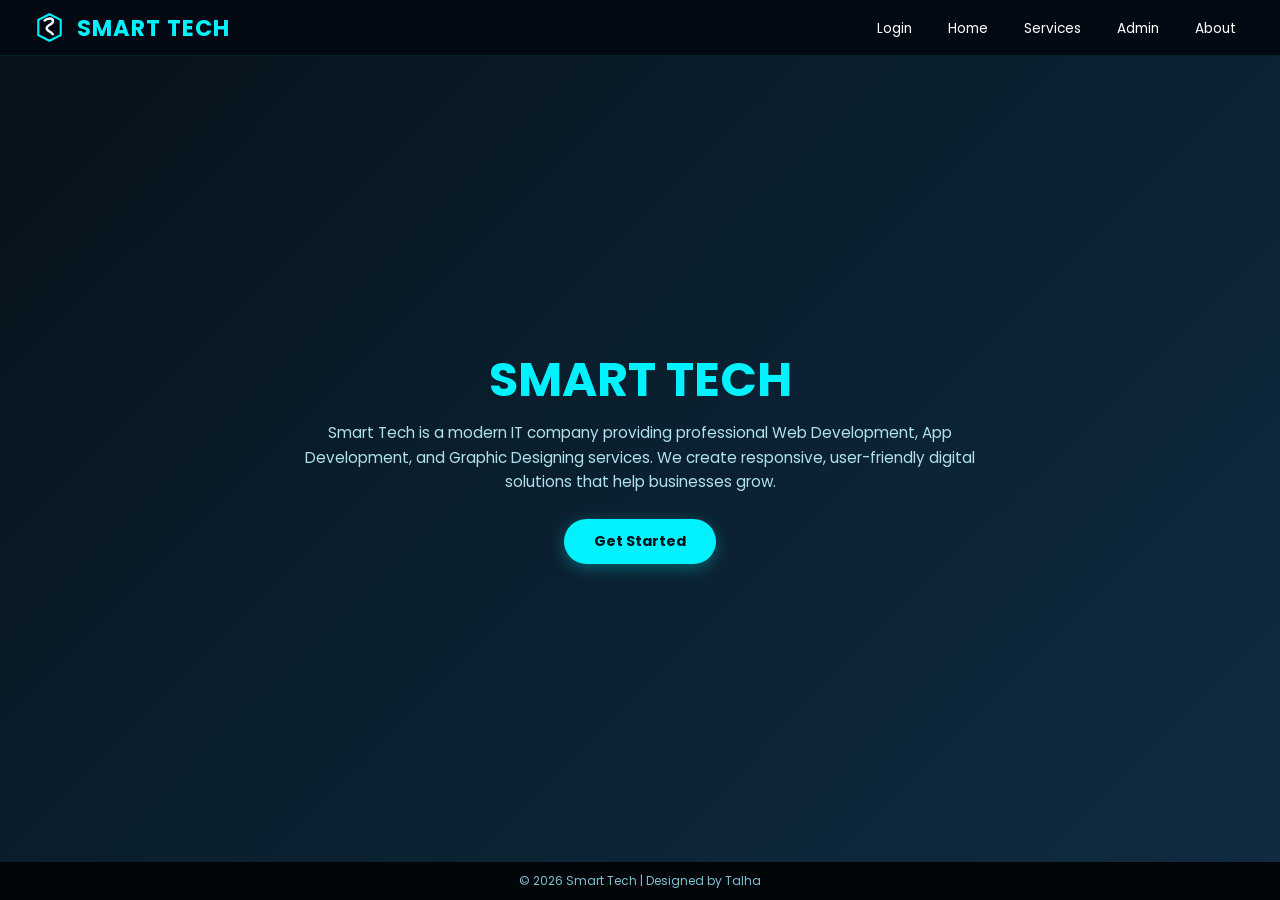
<file: index.html>
<!DOCTYPE html>
<html lang="en">
<head>
  <meta charset="UTF-8">
  <meta name="viewport" content="width=device-width, initial-scale=1.0">
  <title>SMART TECH - Welcome</title>
  <link href="https://fonts.googleapis.com/css2?family=Poppins:wght@300;400;500;600&display=swap" rel="stylesheet">
  <style>
    /* CSS Variables for quick adjustments */
    :root {
      --primary-color: #00f2ff;
      --bg-dark: #07121a;
      --nav-bg: #020913;
    }

    *{ margin:0; padding:0; box-sizing:border-box; font-family:'Poppins', sans-serif; }
    
    /* Scroll khatam karne ke liye 100vh fix kiya gaya hai */
    html, body { 
      height: 100vh; 
      width: 100%; 
      overflow: hidden; 
      background: var(--bg-dark); 
      color: #eef6ff; 
      display: flex;
      flex-direction: column;
    }

    /* Navigation Bar */
    nav { 
      background: var(--nav-bg); 
      padding: 10px 32px; 
      display: flex; 
      justify-content: space-between; 
      align-items: center; 
      flex-shrink: 0;
      border-bottom: 1px solid rgba(0, 242, 255, 0.1);
    }
    
    .nav-logo { display: flex; align-items: center; gap: 10px; }
    .nav-logo svg { width: 35px; height: 35px; } /* Logo size fixed */
    .nav-logo h1 { color: var(--primary-color); font-size: 1.4rem; letter-spacing: 1px; margin: 0; }
    
    nav ul { display: flex; gap: 12px; list-style: none; }
    nav ul li a { 
      color: #fff; 
      text-decoration: none; 
      padding: 6px 12px; 
      border-radius: 8px; 
      font-size: 0.85rem; 
      transition: 0.25s; 
    }
    nav ul li a:hover { background: var(--primary-color); color: #02131c; }

    /* Hero Section - Height adjusted to take remaining space */
    .hero { 
      flex: 1; 
      display: flex; 
      flex-direction: column; 
      justify-content: center; 
      align-items: center; 
      text-align: center; 
      padding: 20px; 
      background: linear-gradient(135deg, #07121a 0%, #0a1f2e 45%, #102b40 100%); 
    }
    
    .hero h2 { 
      font-size: 3rem; 
      line-height: 1.1; 
      margin-bottom: 15px; 
      color: var(--primary-color); 
      text-transform: uppercase;
    }
    
    .hero p { 
      max-width: 700px; 
      font-size: 0.95rem; 
      line-height: 1.6; 
      margin-bottom: 25px; 
      color: #c1f7ff; 
      opacity: 0.9;
    }

    .btn { 
      padding: 12px 30px; 
      border-radius: 999px; 
      border: none; 
      background: var(--primary-color); 
      color: #02131c; 
      font-weight: 700; 
      cursor: pointer; 
      transition: 0.25s; 
      font-size: 0.9rem;
      box-shadow: 0 4px 15px rgba(0, 242, 255, 0.3);
    }
    .btn:hover { background: #d8fdff; transform: translateY(-2px); }

    /* Footer */
    footer { 
      text-align: center; 
      padding: 10px; 
      background: #020609; 
      color: #7fbfd1; 
      font-size: 0.75rem;
      flex-shrink: 0;
    }

    /* Mobile adjustments */
    @media(max-width:720px){ 
      .hero h2 { font-size: 2.2rem; } 
      .hero p { font-size: 0.85rem; } 
      nav { flex-direction: column; gap: 8px; padding: 10px; }
      nav ul { gap: 5px; }
      nav ul li a { padding: 4px 8px; font-size: 0.75rem; }
    }
  </style>
</head>
<body>

  <nav>
    <div class="nav-logo">
      <!-- Wahi logo jo pichle pages par tha -->
      <svg viewBox="0 0 100 100" xmlns="http://www.w3.org/2000/svg">
        <polygon points="50,12 82,28 82,72 50,88 18,72 18,28" fill="none" stroke="#00f2ff" stroke-width="6"/>
        <path d="M34 32 C44 22 60 22 60 32 C60 42 42 42 42 52 C42 62 60 62 60 72" fill="none" stroke="#eef6ff" stroke-width="7"/>
      </svg>
      <h1>SMART TECH</h1>
    </div>
    <ul>
      <li><a href="login.html">Login</a></li>
      <li><a href="home.html">Home</a></li>
      <li><a href="services.html">Services</a></li>
      <li><a href="admin.html">Admin</a></li>
      <li><a href="about.html">About</a></li>
    </ul>
  </nav>

  <section class="hero">
    <h2>SMART TECH</h2>
    <p>Smart Tech is a modern IT company providing professional Web Development, App Development, and Graphic Designing services. We create responsive, user-friendly digital solutions that help businesses grow.</p>
    <button class="btn" id="getStartedBtn">Get Started</button>
  </section>

  <footer>© 2026 Smart Tech | Designed by Talha</footer>

  <script>
    document.getElementById('getStartedBtn').addEventListener('click', function(){
      window.location.href = 'home.html';
    });
  </script>
</body>
</html>
</file>
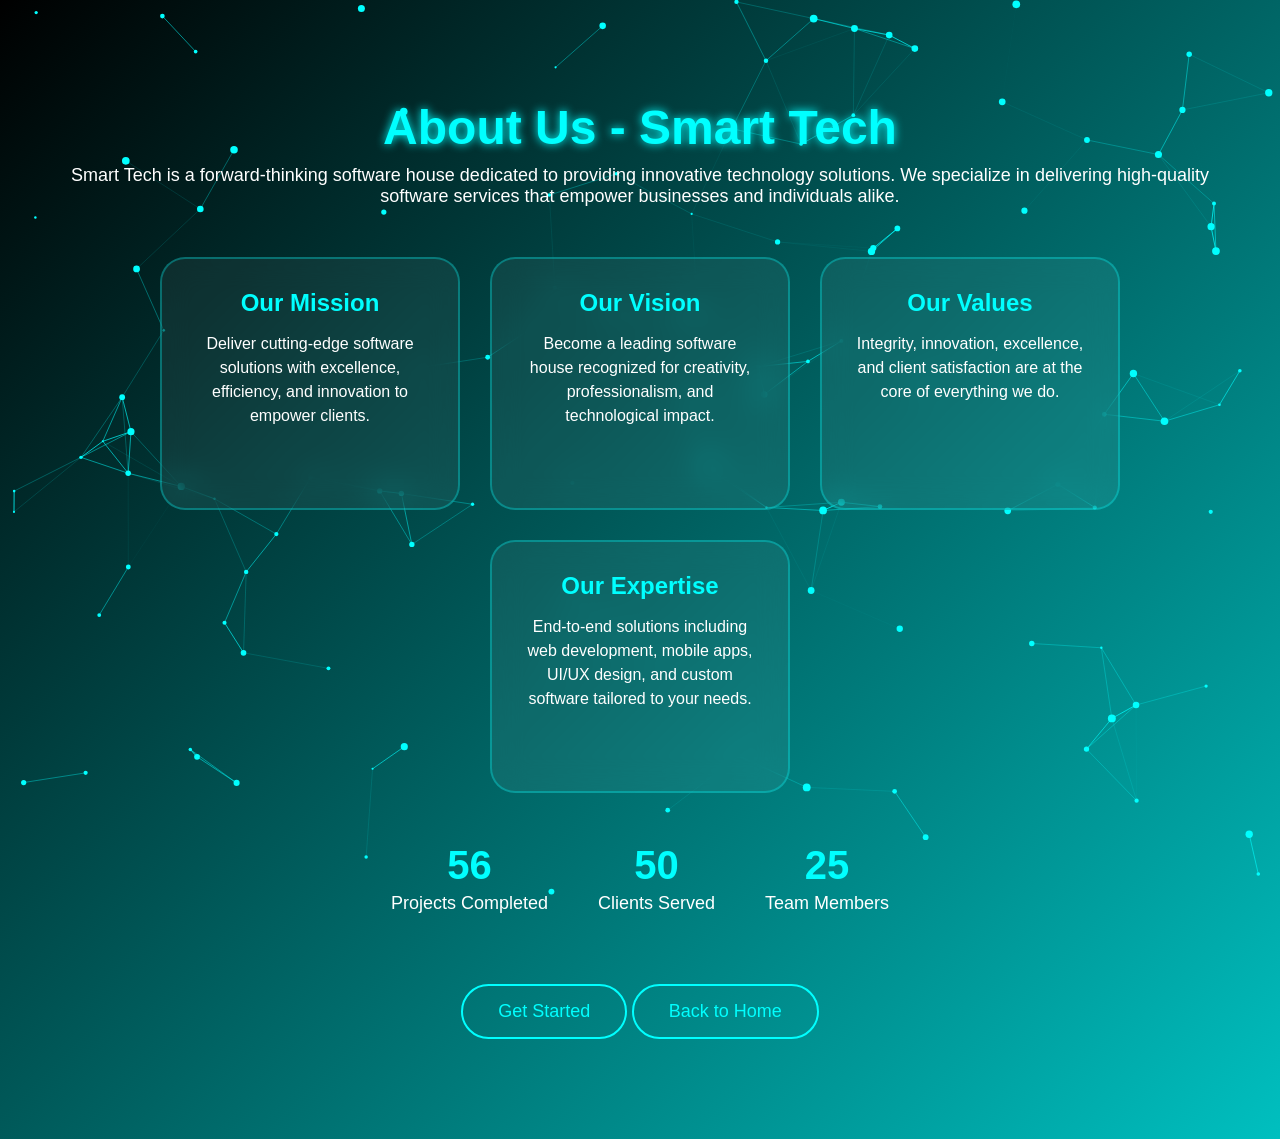
<file: About.html>
<!DOCTYPE html>
<html lang="en">
<head>
<meta charset="UTF-8">
<meta name="viewport" content="width=device-width, initial-scale=1.0">
<title>About Us - Smart Tech</title>
<style>
/* --- Global Styles --- */
* { margin:0; padding:0; box-sizing:border-box; font-family:'Segoe UI', sans-serif; }
body {
  min-height:100vh;
  background: linear-gradient(-45deg, #0ff, #000, #0ff, #000);
  background-size: 400% 400%;
  animation: gradientBG 15s ease infinite;
  color:#fff;
  overflow-x:hidden;
  position: relative;
}
@keyframes gradientBG {
  0% {background-position:0% 50%;}
  50% {background-position:100% 50%;}
  100% {background-position:0% 50%;}
}
/* --- Particle Canvas --- */
#particles {
  position: fixed;
  top:0; left:0; width:100%; height:100%; z-index:-1;
}

/* --- Container --- */
.container {
  max-width:1200px;
  margin:0 auto;
  padding:100px 20px;
  text-align:center;
}
h1 { font-size:3em; margin-bottom:10px; color:#0ff; text-shadow:0 0 10px #0ff; }
p { font-size:18px; margin-bottom:50px; }

/* --- Glass Cards --- */
.cards {
  display:flex;
  flex-wrap:wrap;
  justify-content:center;
  gap:30px;
  margin-bottom:50px;
}
.card {
  background: rgba(255,255,255,0.05);
  border: 2px solid rgba(0,255,255,0.3);
  backdrop-filter: blur(15px);
  border-radius:25px;
  padding:30px;
  width:300px;
  position: relative;
  overflow: hidden;
  transition: transform 0.3s ease, box-shadow 0.5s ease, border-color 0.5s ease;
}
.card:hover {
  transform: translateY(-10px);
  box-shadow:0 0 50px #0ff,0 0 100px #0ff;
  border: color #0ff;;
}
.card h2 { margin-bottom:15px; color:#0ff; }
.card p { font-size:16px; line-height:1.5; }

/* --- Stats Section --- */
.stats {
  display:flex;
  justify-content:center;
  flex-wrap:wrap;
  gap:50px;
  margin-bottom:50px;
}
.stat-container {
  opacity:0;
  transform: translateY(50px);
  transition: all 1s ease;
}
.stat-container.visible {
  opacity:1;
  transform: translateY(0);
}
.stat { font-size:40px; color:#0ff; font-weight:bold; transition: transform 0.3s ease; }
.stat:hover { transform: scale(1.2); }
.stat-label { font-size:18px; margin-top:5px; color:#fff; }

/* --- Buttons --- */
.btn {
  display:inline-block;
  padding:15px 35px;
  font-size:18px;
  color:#0ff;
  border:2px solid #0ff;
  border-radius:30px;
  text-decoration:none;
  transition: all 0.3s ease;
  margin-top:20px;
  position: relative;
  z-index:1;
}
.btn:hover {
  background:#0ff;
  color:#000;
  box-shadow:0 0 20px #0ff,0 0 40px #0ff;
}

/* --- Responsive --- */
@media(max-width:960px){
  .cards,.stats { flex-direction:column; align-items:center; }
}
</style>
</head>
<body>

<canvas id="particles"></canvas>

<div class="container">
  <h1>About Us - Smart Tech</h1>
  <p>Smart Tech is a forward-thinking software house dedicated to providing innovative technology solutions. We specialize in delivering high-quality software services that empower businesses and individuals alike.</p>

  <!-- Glass Cards -->
  <div class="cards">
    <div class="card">
      <h2>Our Mission</h2>
      <p>Deliver cutting-edge software solutions with excellence, efficiency, and innovation to empower clients.</p>
    </div>
    <div class="card">
      <h2>Our Vision</h2>
      <p>Become a leading software house recognized for creativity, professionalism, and technological impact.</p>
    </div>
    <div class="card">
      <h2>Our Values</h2>
      <p>Integrity, innovation, excellence, and client satisfaction are at the core of everything we do.</p>
    </div>
    <div class="card">
      <h2>Our Expertise</h2>
      <p>End-to-end solutions including web development, mobile apps, UI/UX design, and custom software tailored to your needs.</p>
    </div>
  </div>

  <!-- Optional Stats Section -->
  <div class="stats">
    <div class="stat-container">
      <div class="stat" data-target="120">0</div>
      <div class="stat-label">Projects Completed</div>
    </div>
    <div class="stat-container">
      <div class="stat" data-target="50">0</div>
      <div class="stat-label">Clients Served</div>
    </div>
    <div class="stat-container">
      <div class="stat" data-target="25">0</div>
      <div class="stat-label">Team Members</div>
    </div>
  </div>

  <a href="services.html" class="btn" id="getStartedBtn">Get Started</a>
  <a href="index.html" class="btn">Back to Home</a>
</div>

<script>
// --- Stats Counter ---
const counters = document.querySelectorAll('.stat');
counters.forEach(counter=>{
  counter.innerText='0';
  const updateCounter=()=>{
    const target=+counter.getAttribute('data-target');
    const count=+counter.innerText;
    const increment=target/200;
    if(count<target){
      counter.innerText=Math.ceil(count+increment);
      setTimeout(updateCounter,20);
    } else { counter.innerText=target; }
  };
  updateCounter();
});

// --- Scroll Fade-in ---
const statContainers = document.querySelectorAll('.stat-container');
window.addEventListener('scroll',()=>{
  const triggerBottom=window.innerHeight-100;
  statContainers.forEach(container=>{
    const boxTop=container.getBoundingClientRect().top;
    if(boxTop<triggerBottom){ container.classList.add('visible'); }
  });
});

// --- Particle Background with Lines ---
const canvas=document.getElementById('particles');
const ctx=canvas.getContext('2d');
canvas.width=window.innerWidth;
canvas.height=window.innerHeight;
const particlesArray=[];
class Particle{
  constructor(){
    this.x=Math.random()*canvas.width;
    this.y=Math.random()*canvas.height;
    this.size=Math.random()*3+1;
    this.speedX=Math.random()*1-0.5;
    this.speedY=Math.random()*1-0.5;
  }
  update(){
    this.x+=this.speedX;
    this.y+=this.speedY;
    if(this.x>canvas.width) this.x=0;
    if(this.x<0) this.x=canvas.width;
    if(this.y>canvas.height) this.y=0;
    if(this.y<0) this.y=canvas.height;
  }
  draw(){
    ctx.fillStyle='#0ff';
    ctx.beginPath();
    ctx.arc(this.x,this.y,this.size,0,Math.PI*2);
    ctx.fill();
  }
}
function connectParticles(){
  for(let a=0;a<particlesArray.length;a++){
    for(let b=a;b<particlesArray.length;b++){
      let dx=particlesArray[a].x-particlesArray[b].x;
      let dy=particlesArray[a].y-particlesArray[b].y;
      let distance=Math.sqrt(dx*dx+dy*dy);
      if(distance<100){
        ctx.strokeStyle='rgba(0,255,255,'+(1-distance/100)+')';
        ctx.lineWidth=1;
        ctx.beginPath();
        ctx.moveTo(particlesArray[a].x,particlesArray[a].y);
        ctx.lineTo(particlesArray[b].x,particlesArray[b].y);
        ctx.stroke();
      }
    }
  }
}
function init(){ for(let i=0;i<120;i++){ particlesArray.push(new Particle()); } }
function animate(){
  ctx.clearRect(0,0,canvas.width,canvas.height);
  particlesArray.forEach(p=>{ p.update(); p.draw(); });
  connectParticles();
  requestAnimationFrame(animate);
}
init();
animate();
window.addEventListener('resize',()=>{
  canvas.width=window.innerWidth;
  canvas.height=window.innerHeight;
});

// --- Get Started Button Redirect ---
document.getElementById('getStartedBtn').addEventListener('click', function(e){
  e.preventDefault();
  window.location.href = 'services.html';
});
</script>
</file>
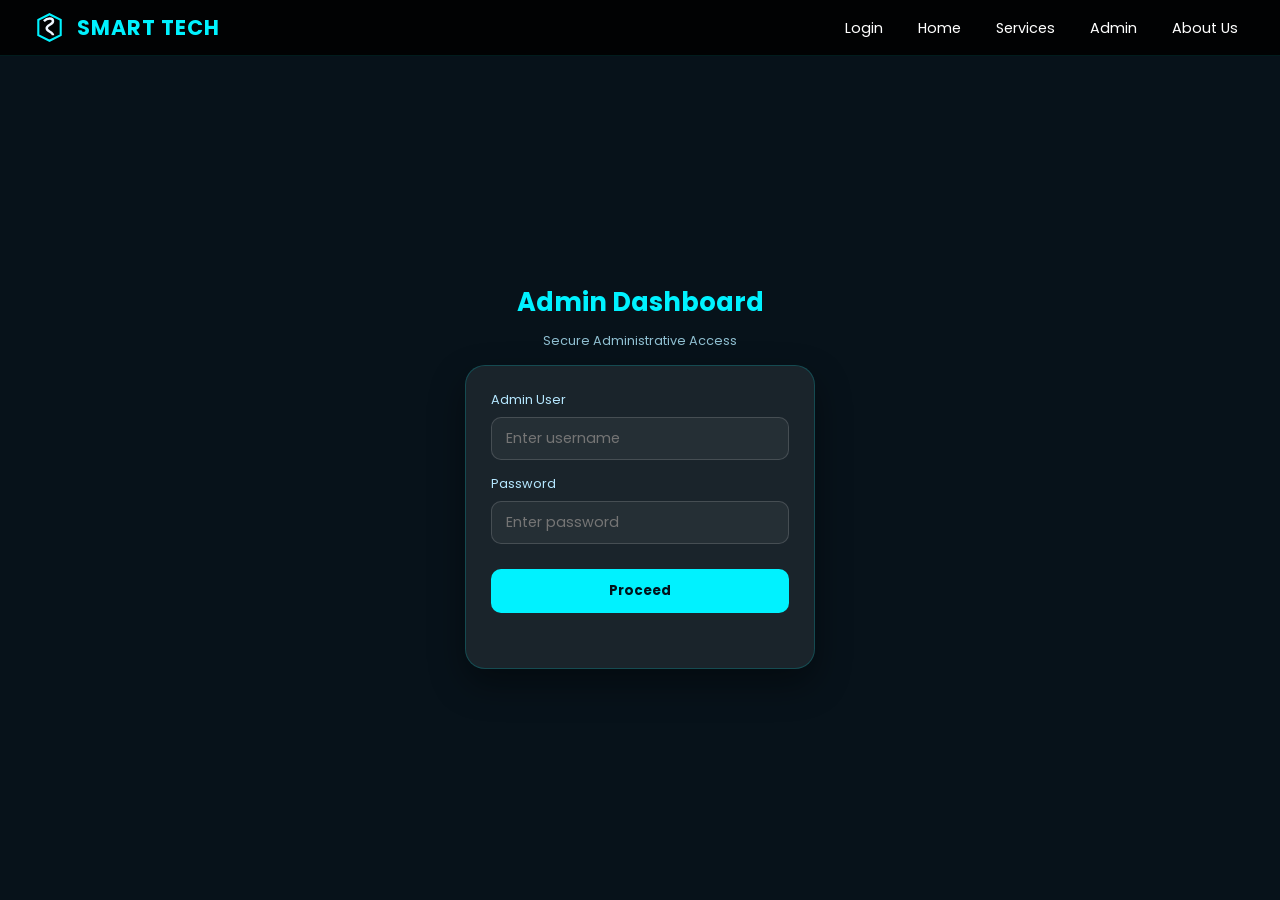
<file: admin.html>
<!DOCTYPE html>
<html lang="en">
<head>
<meta charset="UTF-8">
<meta name="viewport" content="width=device-width, initial-scale=1.0">
<title>Admin Dashboard - Smart Tech</title>
<link href="https://fonts.googleapis.com/css2?family=Poppins:wght@300;400;500;600&display=swap" rel="stylesheet">
<style>
  *{ margin:0; padding:0; box-sizing:border-box; font-family:'Poppins', sans-serif; }
  html,body{ height:100%; width:100%; overflow:hidden; background:#07121a; color:#eef6ff; }
  
  /* Navigation Bar */
  nav{ background:rgba(0,0,0,0.9); padding:10px 32px; display:flex; justify-content:space-between; align-items:center; position:sticky; top:0; z-index:10; border-bottom:1px solid rgba(0,255,255,0.1); }
  .nav-logo{ display:flex; align-items:center; gap:10px; }
  .nav-logo svg{ width:35px; height:35px; }
  nav h1{ color:#00f2ff; font-size:1.3rem; margin:0; letter-spacing:1px; }
  nav ul{ list-style:none; display:flex; gap:15px; }
  nav ul a{ color:#fff; text-decoration:none; padding:6px 10px; border-radius:8px; transition:0.25s; font-size:0.9rem; }
  nav ul a:hover{ background:#00f2ff; color:#02121c; }
  
  /* Compact Login Form (Center of Screen) */
  .page{ 
    display: flex; flex-direction: column; align-items: center; justify-content: center;
    height: calc(100vh - 60px); padding: 20px; 
  }
  .form-container { width: 100%; max-width: 350px; text-align: center; }
  h1{ font-size:1.6rem; margin-bottom:10px; color:#00f2ff; }
  
  form{ background:rgba(255,255,255,0.08); border:1px solid rgba(0,255,255,0.18); border-radius:20px; padding:25px; box-shadow:0 15px 35px rgba(0,0,0,0.4); }
  .field{ margin-bottom:15px; text-align: left; }
  .field label{ display:block; margin-bottom:8px; color:#b5e7ff; font-size: 0.8rem; }
  .field input{ width:100%; padding:10px 14px; border-radius:10px; border:1px solid rgba(255,255,255,0.15); background:rgba(255,255,255,0.05); color:#eef6ff; outline:none; font-size: 0.9rem; }
  
  button{ width:100%; padding:12px; border:none; border-radius:10px; background:#00f2ff; color:#02131c; font-weight:700; cursor:pointer; transition:0.25s; margin-top: 10px; }
  button:hover{ background:#d4fcff; }
  .message{ margin-top:10px; color:#ff4b4b; font-size: 0.8rem; min-height: 20px; }

  /* Admin Table Panel (Full Screen Next Page View) */
  #adminPanel {
    position: fixed; top: 0; left: 0; width: 100%; height: 100%;
    background: #07121a; z-index: 100; display: none; overflow-y: auto; padding: 40px 20px;
  }
  .panel-header { display: flex; justify-content: space-between; align-items: center; max-width: 900px; margin: 0 auto 25px; border-bottom: 1px solid #1a2a35; padding-bottom: 15px; }
  .logout-btn { width: auto; padding: 8px 20px; background: #ff4b4b; color: white; margin: 0; border: none; border-radius: 8px; cursor: pointer; font-weight: 600; }
  
  .table-wrapper { width: 100%; max-width: 900px; margin: 0 auto; overflow-x: auto; }
  table { width: 100%; border-collapse: collapse; background: rgba(255,255,255,0.03); border-radius: 12px; overflow: hidden; }
  th, td { padding: 12px; text-align: left; border-bottom: 1px solid rgba(0,255,255,0.05); font-size: 0.85rem; }
  th { background: rgba(0,242,255,0.1); color: #00f2ff; }
  .delete-btn { background: rgba(255, 75, 75, 0.15); color: #ff4b4b; border: 1px solid #ff4b4b; padding: 5px 10px; border-radius: 6px; cursor: pointer; transition: 0.3s; }
  .delete-btn:hover { background: #ff4b4b; color: #fff; }
</style>
</head>
<body>

  <nav id="topNav">
    <div class="nav-logo">
      <svg viewBox="0 0 100 100" xmlns="http://www.w3.org/2000/svg">
        <polygon points="50,12 82,28 82,72 50,88 18,72 18,28" fill="none" stroke="#00f2ff" stroke-width="6"/>
        <path d="M34 32 C44 22 60 22 60 32 C60 42 42 42 42 52 C42 62 60 62 60 72" fill="none" stroke="#eef6ff" stroke-width="7"/>
      </svg>
      <h1>SMART TECH</h1>
    </div>
    <ul>
      <li><a href="login.html">Login</a></li>
      <li><a href="home.html">Home</a></li>
      <li><a href="services.html">Services</a></li>
      <li><a href="admin.html">Admin</a></li>
      <li><a href="about.html">About Us</a></li>  
    </ul>
  </nav>

  <main class="page" id="loginScreen">
    <div class="form-container">
      <h1>Admin Dashboard</h1>
      <p style="color: #8fbfd1; margin-bottom: 15px; font-size: 0.8rem;">Secure Administrative Access</p>
      <form id="adminForm">
        <div class="field">
          <label>Admin User</label>
          <input type="text" id="adminName" placeholder="Enter username" required>
        </div>
        <div class="field">
          <label>Password</label>
          <input type="password" id="adminId" placeholder="Enter password" required>
        </div>
        <button type="submit">Proceed</button>
        <div class="message" id="messageArea"></div>
      </form>
    </div>
  </main>

  <section id="adminPanel">
    <div class="panel-header">
      <h2 style="color: #00f2ff; font-size: 1.5rem;">Registrations List</h2>
      <button class="logout-btn" onclick="logout()">Logout</button>
    </div>
    <div class="table-wrapper" id="tableContainer"></div>
  </section>

  <script>
    const adminForm = document.getElementById('adminForm');
    const loginScreen = document.getElementById('loginScreen');
    const adminPanel = document.getElementById('adminPanel');
    const tableContainer = document.getElementById('tableContainer');

    // Handle Login Logic
    adminForm.addEventListener('submit', function(e) {
      e.preventDefault();
      const name = document.getElementById('adminName').value.trim();
      const pass = document.getElementById('adminId').value.trim();

      // Check Credentials
      if(name === 'student' && pass === '969606') {
        showAdminPanel();
      } else {
        document.getElementById('messageArea').textContent = 'Invalid credentials!';
      }
    });

    // Function to show the Data Table
    function showAdminPanel() {
      loginScreen.style.display = 'none';
      document.getElementById('topNav').style.display = 'none';
      adminPanel.style.display = 'block';
      renderTable();
    }

    // LOGOUT LOGIC: Direct redirect to login.html
    function logout() {
      window.location.href = "login.html"; 
    }

    // Function to render table from LocalStorage
    function renderTable() {
      const users = JSON.parse(localStorage.getItem('registeredUsers')) || [];
      if(users.length === 0) {
        tableContainer.innerHTML = '<p style="text-align:center; margin-top: 30px;">No user records found.</p>';
        return;
      }

      let html = `<table><thead><tr><th>#</th><th>Name</th><th>Service</th><th>Email</th><th>Action</th></tr></thead><tbody>`;
      users.forEach((user, index) => {
        html += `
          <tr>
            <td>${index + 1}</td>
            <td>${user.username}</td>
            <td>${user.service}</td>
            <td>${user.email}</td>
            <td><button class="delete-btn" onclick="deleteUser(${index})">Remove</button></td>
          </tr>`;
      });
      html += '</tbody></table>';
      tableContainer.innerHTML = html;
    }

    // Function to remove user from database
    window.deleteUser = function(index) {
      if(confirm('Are you sure you want to delete this record?')) {
        let users = JSON.parse(localStorage.getItem('registeredUsers')) || [];
        users.splice(index, 1);
        localStorage.setItem('registeredUsers', JSON.stringify(users));
        renderTable();
      }
    }
  </script>
</body>
</html>
</file>
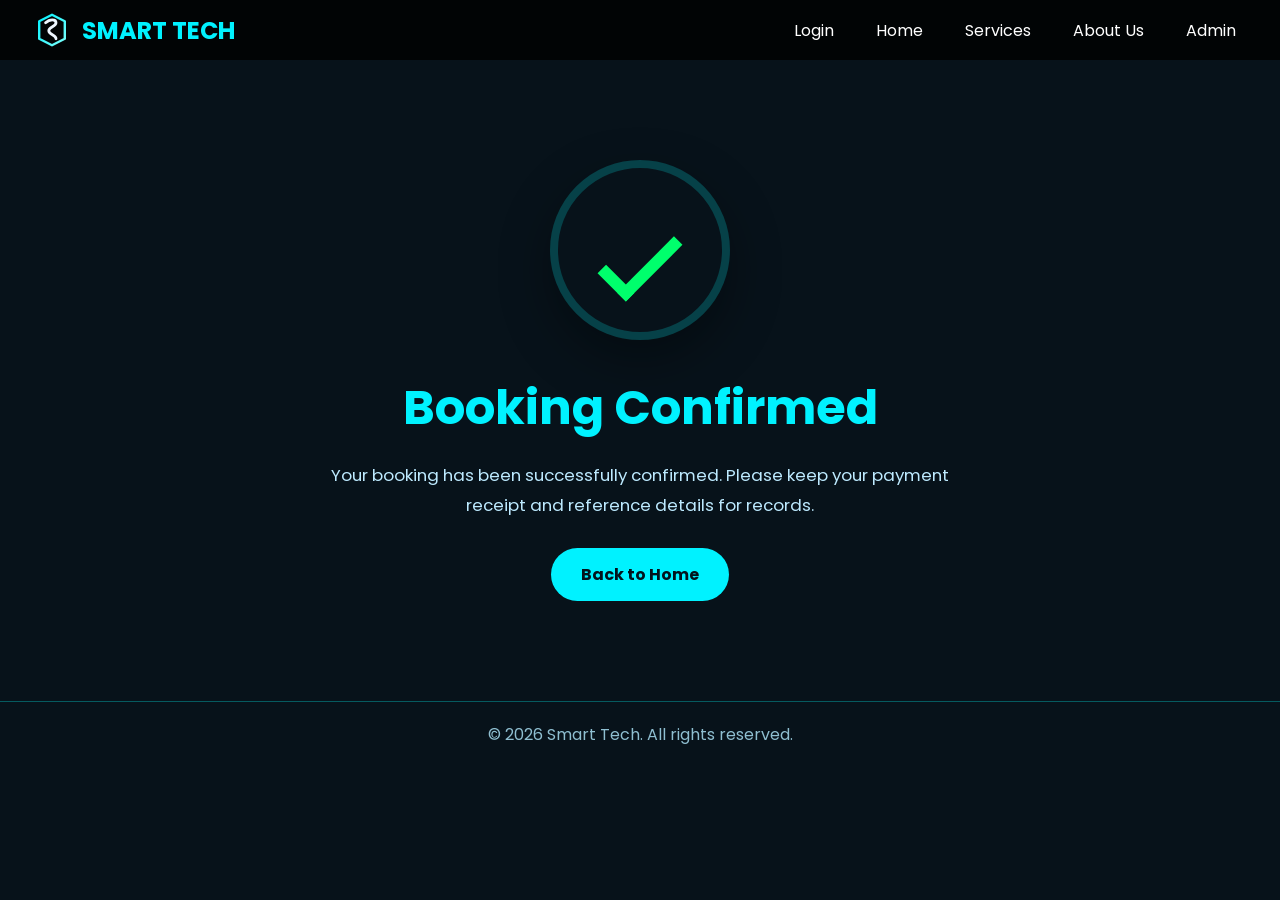
<file: booking_confirmed.html>
<!DOCTYPE html>
<html lang="en">
<head>
<meta charset="UTF-8">
<meta name="viewport" content="width=device-width, initial-scale=1.0">
<title>Booking Confirmed</title>
<link href="https://fonts.googleapis.com/css2?family=Poppins:wght@300;400;500;600&display=swap" rel="stylesheet">
<style>
  *{ margin:0; padding:0; box-sizing:border-box; font-family:'Poppins', sans-serif; }
  html,body{ min-height:100%; width:100%; overflow-x:hidden; background:#07121a; color:#eef6ff; }
  body{ margin:0; }
  nav{ background:rgba(0,0,0,0.8); padding:10px 32px; display:flex; justify-content:space-between; align-items:center; position:sticky; top:0; z-index:10; }
  .nav-logo{ display:flex; align-items:center; gap:10px; }
  .nav-logo svg{ width:40px; height:40px; }
  nav h1{ color:#00f2ff; font-size:1.5rem; margin:0; }
  nav ul{ list-style:none; display:flex; gap:18px; }
  nav ul a{ color:#fff; text-decoration:none; padding:8px 12px; border-radius:10px; transition:0.25s; }
  nav ul a:hover{ background:#00f2ff; color:#02121c; }
  .page{ max-width:700px; margin:0 auto; padding:100px 24px 60px; text-align:center; }
  .card{ width:180px; height:180px; border-radius:50%; border:8px solid rgba(0,255,255,0.2); display:flex; align-items:center; justify-content:center; margin:0 auto 32px; position:relative; box-shadow:0 20px 50px rgba(0,0,0,0.35); }
  .tick{ width:80px; height:40px; border-left:12px solid #00ff6c; border-bottom:12px solid #00ff6c; transform: rotate(-45deg); position:relative; margin-top:18px; animation:pop 0.9s ease forwards; }
  .circle{ width:100%; height:100%; border-radius:50%; position:absolute; top:0; left:0; box-shadow:0 0 0 rgba(0,255,255,0.4); animation:pulse 1.5s ease-out infinite; }
  h1{ font-size:3rem; margin-bottom:16px; color:#00f2ff; }
  p{ font-size:1.05rem; line-height:1.8; color:#bdeaff; margin-bottom:28px; }
  .button{ display:inline-block; padding:14px 30px; border-radius:999px; background:#00f2ff; color:#02131c; text-decoration:none; font-weight:700; transition:0.25s; }
  .button:hover{ background:#d4fcff; }
  footer{ text-align:center; padding:20px; color:#8fbfd1; border-top:1px solid rgba(0,255,255,0.3); margin-top:40px; }
  @keyframes pop{ 0%{transform:scale(0) rotate(-45deg);} 70%{transform:scale(1.1) rotate(-45deg);} 100%{transform:scale(1) rotate(-45deg);} }
  @keyframes pulse{ 0%{box-shadow:0 0 0 rgba(0,255,255,0.4);} 70%{box-shadow:0 0 50px rgba(0,255,255,0);} 100%{box-shadow:0 0 0 rgba(0,255,255,0);} }
</style>
</head>
<body>
  <nav>
    <div class="nav-logo">
      <svg viewBox="0 0 100 100" xmlns="http://www.w3.org/2000/svg">
        <defs>
          <linearGradient id="logoGrad" x1="0%" y1="0%" x2="100%" y2="100%">
            <stop offset="0%" stop-color="#00f2ff"/>
            <stop offset="100%" stop-color="#7cfffb"/>
          </linearGradient>
        </defs>
        <polygon points="50,12 82,28 82,72 50,88 18,72 18,28" fill="none" stroke="url(#logoGrad)" stroke-width="6" stroke-linejoin="round"/>
        <path d="M34 32 C44 22 60 22 60 32 C60 42 42 42 42 52 C42 62 60 62 60 72" fill="none" stroke="#eef6ff" stroke-width="7" stroke-linecap="round"/>
      </svg>
      <h1>SMART TECH</h1>
    </div>
    <ul>
      <li><a href="login.html">Login</a></li>
      <li><a href="home.html">Home</a></li>
      <li><a href="services.html">Services</a></li>
      <li><a href="about.html">About Us</a></li>
      <li><a href="admin.html">Admin</a></li>
    </ul>
  </nav>
  <main class="page">
    <div class="card">
      <div class="circle"></div>
      <div class="tick"></div>
    </div>
    <h1>Booking Confirmed</h1>
    <p>Your booking has been successfully confirmed. Please keep your payment receipt and reference details for records.</p>
    <a class="button" href="home.html">Back to Home</a>
  </main>
  <footer>© 2026 Smart Tech. All rights reserved.</footer>
</body>
</html>
</file>
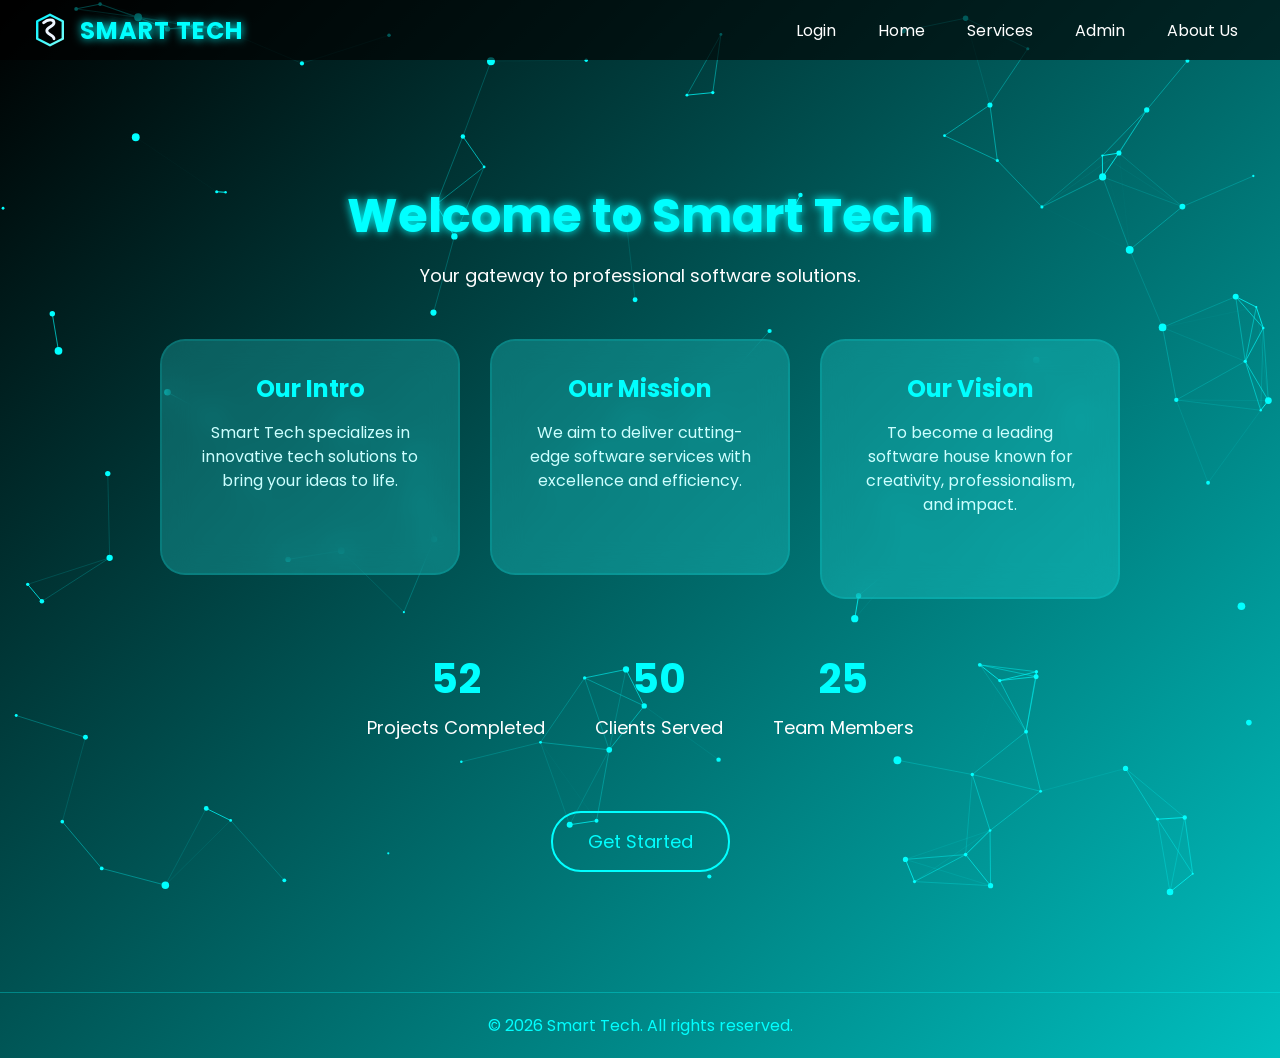
<file: home.html>
<!DOCTYPE html>
<html lang="en">
<head>
<meta charset="UTF-8">
<meta name="viewport" content="width=device-width, initial-scale=1.0">
<title>Smart Tech Home</title>
<link href="https://fonts.googleapis.com/css2?family=Poppins:wght@300;400;500;600&display=swap" rel="stylesheet">
<style>
  /* --- Global Styles --- */
  * { margin:0; padding:0; box-sizing:border-box; font-family:'Poppins', sans-serif; }
  body {
    min-height:100vh;
    background: linear-gradient(-45deg, #0ff, #000, #0ff, #000);
    background-size: 400% 400%;
    animation: gradientBG 15s ease infinite;
    color:#fff;
    overflow-x:hidden;
    position: relative;
  }
  @keyframes gradientBG {
    0% {background-position:0% 50%;}
    50% {background-position:100% 50%;}
    100% {background-position:0% 50%;}
  }

  /* --- Particle Canvas --- */
  #particles {
    position: fixed;
    top:0;
    left:0;
    width:100%;
    height:100%;
    z-index: -1;
  }

  /* --- Container --- */
  .container {
    max-width:1200px;
    margin:0 auto;
    padding:100px 20px;
    text-align:center;
  }
  h1 { font-size:3em; margin-bottom:10px; color:#0ff; text-shadow:0 0 10px #0ff; }
  p { font-size:18px; margin-bottom:50px; }

  /* --- Glass Cards --- */
  .cards {
    display:flex;
    flex-wrap:wrap;
    justify-content:center;
    gap:30px;
    margin-bottom:50px;
  }
  .card {
    background: rgba(255,255,255,0.05);
    border: 2px solid rgba(0,255,255,0.3);
    backdrop-filter: blur(15px);
    border-radius:25px;
    padding:30px;
    width:300px;
    position: relative;
    overflow: hidden;
    transition: transform 0.3s ease, box-shadow 0.5s ease, border-color 0.5s ease;
  }
  .card::before {
    content:'';
    position:absolute;
    top:-50%;
    left:-50%;
    width:200%;
    height:200%;
    background: linear-gradient(45deg,#0ff,#00ffff,#0ff);
    transform: rotate(0deg);
    transition: all 0.5s linear;
    opacity:0.2;
    pointer-events:none;
  }
  .card-link{ display:block; text-decoration:none; color:inherit; }
  .card:hover {
    transform: translateY(-10px);
    box-shadow:0 0 50px #0ff,0 0 100px #1f3c47;
    border: color #0ff550;;
  }
  .card h2 { margin-bottom:15px; color:#0ff; }
  .card p { font-size:16px; line-height:1.5; }

  /* --- Stats Section --- */
  .stats {
    display:flex;
    justify-content:center;
    flex-wrap:wrap;
    gap:50px;
    margin-bottom:50px;
  }
  .stat-container {
    opacity:0;
    transform: translateY(50px);
    transition: all 1s ease;
  }
  .stat-container.visible {
    opacity:1;
    transform: translateY(0);
  }
  .stat { font-size:40px; color:#0ff; font-weight:bold; transition: transform 0.3s ease; }
  .stat:hover { transform: scale(1.2); }
  .stat-label { font-size:18px; margin-top:5px; color:#fff; }

  /* --- Buttons --- */
  .btn {
    display:inline-block;
    padding:15px 35px;
    font-size:18px;
    color:#0ff;
    border:2px solid #0ff;
    border-radius:30px;
    text-decoration:none;
    transition: all 0.3s ease;
    margin-top:20px;
    position: relative;
    z-index:1;
  }
  .btn:hover {
    background:#0ff;
    color:#000;
    box-shadow:0 0 20px #0ff,0 0 40px #0ff;
  }

  /* --- Responsive --- */
  @media(max-width:960px){
    .cards,.stats { flex-direction:column; align-items:center; }
  }
  nav{ position:sticky; top:0; z-index:10; display:flex; justify-content:space-between; align-items:center; padding:10px 30px; background:rgba(0,0,0,0.65); }
  .nav-logo{ display:flex; align-items:center; gap:10px; }
  .nav-logo svg{ width:40px; height:40px; }
  nav h1{ color:#0ff; font-size:1.5rem; letter-spacing:1px; margin:0; }
  nav ul{ display:flex; gap:18px; list-style:none; }
  nav ul a{ color:#fff; text-decoration:none; padding:8px 12px; border-radius:10px; transition:0.25s; }
  nav ul a:hover{ background:rgba(0,255,255,0.2); color:#000; }
  .container{ padding:120px 20px 80px; }
  footer{ text-align:center; padding:20px; color:#0ff; border-top:1px solid rgba(0,255,255,0.3); margin-top:40px; }
</style>
</head>
<body>
  <nav>
    <div class="nav-logo">
      <svg viewBox="0 0 100 100" xmlns="http://www.w3.org/2000/svg">
        <defs>
          <linearGradient id="logoGrad" x1="0%" y1="0%" x2="100%" y2="100%">
            <stop offset="0%" stop-color="#00f2ff"/>
            <stop offset="100%" stop-color="#7cfffb"/>
          </linearGradient>
        </defs>
        <polygon points="50,12 82,28 82,72 50,88 18,72 18,28" fill="none" stroke="url(#logoGrad)" stroke-width="6" stroke-linejoin="round"/>
        <path d="M34 32 C44 22 60 22 60 32 C60 42 42 42 42 52 C42 62 60 62 60 72" fill="none" stroke="#eef6ff" stroke-width="7" stroke-linecap="round"/>
      </svg>
      <h1>SMART TECH</h1>
    </div>
    <ul>
      <li><a href="login.html">Login</a></li>
      <li><a href="home.html">Home</a></li>
      <li><a href="services.html">Services</a></li>
      <li><a href="admin.html">Admin</a></li>
      <li><a href="about.html">About Us</a></li>
    </ul>
  </nav>
  <canvas id="particles"></canvas>
  <div class="container">
    <h1>Welcome to Smart Tech</h1>
    <p>Your gateway to professional software solutions.</p>

    <!-- Glass Cards -->
  <div class="cards">
    <a href="our_intro.html" class="card-link">
      <div class="card">
        <h2>Our Intro</h2>
        <p>Smart Tech specializes in innovative tech solutions to bring your ideas to life.</p>
      </div>
    </a>
    <a href="our_mission.html" class="card-link">
      <div class="card">
        <h2>Our Mission</h2>
        <p>We aim to deliver cutting-edge software services with excellence and efficiency.</p>
      </div>
    </a>
    <a href="our_vision.html" class="card-link">
      <div class="card">
        <h2>Our Vision</h2>
        <p>To become a leading software house known for creativity, professionalism, and impact.</p>
      </div>
    </a>
  </div>

  <!-- Stats -->
  <div class="stats">
    <div class="stat-container">
      <div class="stat" data-target="120">0</div>
      <div class="stat-label">Projects Completed</div>
    </div>
    <div class="stat-container">
      <div class="stat" data-target="50">0</div>
      <div class="stat-label">Clients Served</div>
    </div>
    <div class="stat-container">
      <div class="stat" data-target="25">0</div>
      <div class="stat-label">Team Members</div>
    </div>
  </div>
  <a href="#" class="btn" id="getStartedBtn">Get Started</a>
<script>
document.getElementById('getStartedBtn').addEventListener('click', function(e){
  e.preventDefault();
  window.location.href = 'services.html'; // redirect to Services page
});
</script>
</div>

<script>
  // --- Stats Counter ---
  const counters = document.querySelectorAll('.stat');
  counters.forEach(counter=>{
    counter.innerText='0';
    const updateCounter=()=>{
      const target=+counter.getAttribute('data-target');
      const count=+counter.innerText;
      const increment=target/200;
      if(count<target){
        counter.innerText=Math.ceil(count+increment);
        setTimeout(updateCounter,20);
      } else { counter.innerText=target; }
    };
    updateCounter();
  });

  // --- Scroll Fade-in ---
  const statContainers = document.querySelectorAll('.stat-container');
  window.addEventListener('scroll',()=>{
    const triggerBottom=window.innerHeight-100;
    statContainers.forEach(container=>{
      const boxTop=container.getBoundingClientRect().top;
      if(boxTop<triggerBottom){ container.classList.add('visible'); }
    });
  });

  // --- Particle Background with Lines ---
  const canvas=document.getElementById('particles');
  const ctx=canvas.getContext('2d');
  canvas.width=window.innerWidth;
  canvas.height=window.innerHeight;
  const particlesArray=[];
  class Particle{
    constructor(){
      this.x=Math.random()*canvas.width;
      this.y=Math.random()*canvas.height;
      this.size=Math.random()*3+1;
      this.speedX=Math.random()*1-0.5;
      this.speedY=Math.random()*1-0.5;
    }
    update(){
      this.x+=this.speedX;
      this.y+=this.speedY;
      if(this.x>canvas.width) this.x=0;
      if(this.x<0) this.x=canvas.width;
      if(this.y>canvas.height) this.y=0;
      if(this.y<0) this.y=canvas.height;
    }
    draw(){
      ctx.fillStyle='#0ff';
      ctx.beginPath();
      ctx.arc(this.x,this.y,this.size,0,Math.PI*2);
      ctx.fill();
    }
  }

  function connectParticles(){
    for(let a=0;a<particlesArray.length;a++){
      for(let b=a;b<particlesArray.length;b++){
        let dx=particlesArray[a].x-particlesArray[b].x;
        let dy=particlesArray[a].y-particlesArray[b].y;
        let distance=Math.sqrt(dx*dx+dy*dy);
        if(distance<100){
          ctx.strokeStyle='rgba(0,255,255,'+(1-distance/100)+')';
          ctx.lineWidth=1;
          ctx.beginPath();
          ctx.moveTo(particlesArray[a].x,particlesArray[a].y);
          ctx.lineTo(particlesArray[b].x,particlesArray[b].y);
          ctx.stroke();
        }
      }
    }
  }

  function init(){ for(let i=0;i<120;i++){ particlesArray.push(new Particle()); } }
  function animate(){
    ctx.clearRect(0,0,canvas.width,canvas.height);
    particlesArray.forEach(p=>{ p.update(); p.draw(); });
    connectParticles();
    requestAnimationFrame(animate);
  }

  init();
  animate();
  window.addEventListener('resize',()=>{
    canvas.width=window.innerWidth;
    canvas.height=window.innerHeight;
  });
</script>
<footer>© 2026 Smart Tech. All rights reserved.</footer>

</body>
</html>
</file>
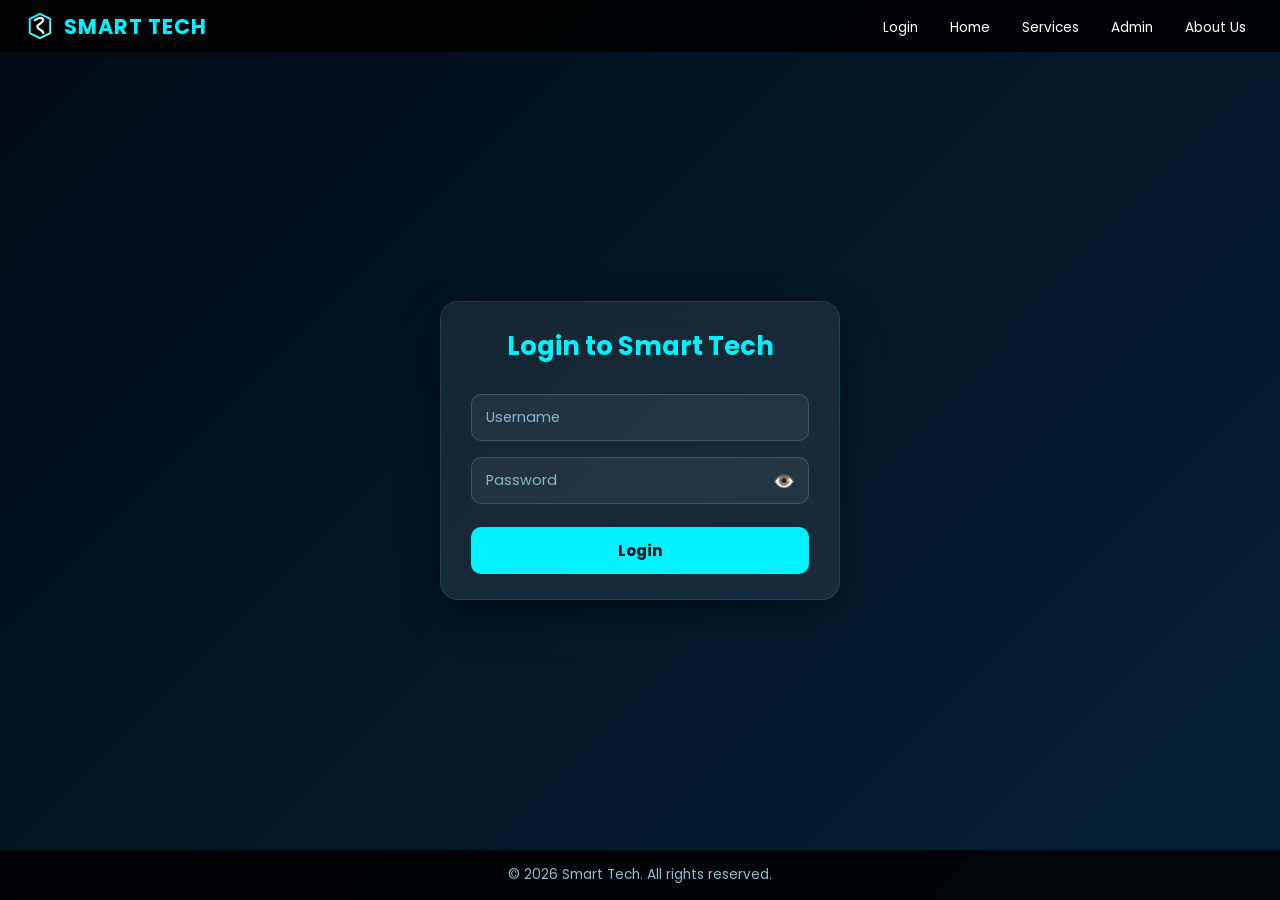
<file: login.html>
<!DOCTYPE html>
<html lang="en">
<head>
<meta charset="UTF-8">
<meta name="viewport" content="width=device-width, initial-scale=1.0">
<title>Smart Tech Login</title>
<link href="https://fonts.googleapis.com/css2?family=Poppins:wght@300;400;500;600&display=swap" rel="stylesheet">
<style>
  *{ padding:0; margin:0; box-sizing:border-box; font-family:'Poppins',sans-serif; }
  
  /* Body height fixed to 100vh to prevent scrolling */
  html, body { height: 100vh; width: 100%; overflow: hidden; }
  
  body { 
    background: linear-gradient(135deg,#020b14,#052138); 
    color:#eefbff; 
    display: flex; 
    flex-direction: column; 
  }

  /* Compact Navbar */
  nav { 
    background:rgba(0,0,0,0.85); 
    padding:10px 24px; 
    display:flex; 
    justify-content:space-between; 
    align-items:center; 
    flex-shrink: 0; /* Nav size fixed */
  }
  .nav-logo { display:flex; align-items:center; gap:8px; }
  .nav-logo svg { width:32px; height:32px; }
  nav h1 { color:#00f2ff; font-size:1.3rem; margin:0; letter-spacing: 1px; }
  nav ul { display:flex; gap:12px; list-style:none; }
  nav ul li a { color:#fff; text-decoration:none; padding:6px 10px; border-radius:8px; transition:0.2s; font-size: 0.85rem; }
  nav ul li a:hover { background:#00f2ff; color:#01111b; }

  /* Centered Content Area */
  .content { 
    flex: 1; 
    display: flex; 
    align-items: center; 
    justify-content: center; 
    padding: 15px;
  }

  /* Compact Login Box */
  .login-box { 
    background:rgba(255,255,255,0.08); 
    backdrop-filter: blur(15px); 
    border:1px solid rgba(0,255,255,0.15); 
    padding: 25px 30px; 
    width: 400px; /* Width adjusted for single line text */
    max-width: 95%; 
    border-radius:18px; 
    box-shadow:0 15px 40px rgba(0,0,0,0.4); 
  }
  
  /* Heading in one line */
  .login-box h2 { 
    color:#00f2ff; 
    margin-bottom:20px; 
    font-size:1.6rem; 
    text-align:center; 
    white-space: nowrap; /* Ensures text stays in one line */
  }

  input { 
    width:100%; 
    padding:12px 14px; 
    margin:8px 0; 
    border:1px solid rgba(255,255,255,0.15); 
    border-radius:10px; 
    background:rgba(255,255,255,0.06); 
    color:#eefbff; 
    outline:none; 
    font-size: 0.9rem;
  }
  input::placeholder { color:#b8e9ff; opacity: 0.7; }

  .password-container { position:relative; }
  .password-container span { 
    position:absolute; 
    right:14px; 
    top:50%; 
    transform:translateY(-50%); 
    cursor:pointer; 
    color:#00f2ff; 
    font-size:1.1rem; 
  }

  button { 
    width:100%; 
    margin-top:15px; 
    border:none; 
    border-radius:10px; 
    padding:12px; 
    background:#00f2ff; 
    color:#02131c; 
    font-size:0.95rem; 
    font-weight:700; 
    cursor:pointer; 
    transition: 0.3s;
  }
  button:hover { background:#d4fcff; transform: translateY(-2px); }

  /* Fixed Bottom Footer */
  footer { 
    background:rgba(0,0,0,0.85); 
    color:#8fbfd1; 
    text-align:center; 
    padding:15px; 
    font-size: 0.85rem;
    flex-shrink: 0;
    border-top: 1px solid rgba(0,255,255,0.1);
  }
</style>
</head>
<body>
  <nav>
    <div class="nav-logo">
      <svg viewBox="0 0 100 100" xmlns="http://www.w3.org/2000/svg">
        <defs>
          <linearGradient id="logoGrad" x1="0%" y1="0%" x2="100%" y2="100%">
            <stop offset="0%" stop-color="#00f2ff"/>
            <stop offset="100%" stop-color="#7cfffb"/>
          </linearGradient>
        </defs>
        <polygon points="50,12 82,28 82,72 50,88 18,72 18,28" fill="none" stroke="url(#logoGrad)" stroke-width="6" stroke-linejoin="round"/>
        <path d="M34 32 C44 22 60 22 60 32 C60 42 42 42 42 52 C42 62 60 62 60 72" fill="none" stroke="#eef6ff" stroke-width="7" stroke-linecap="round"/>
      </svg>
      <h1>SMART TECH</h1>
    </div>
    <ul>
      <li><a href="login.html">Login</a></li>
      <li><a href="home.html">Home</a></li>
      <li><a href="services.html">Services</a></li>
      <li><a href="admin.html">Admin</a></li>
      <li><a href="about.html">About Us</a></li>
    </ul>
  </nav>

  <div class="content">
    <div class="login-box">
      <h2>Login to Smart Tech</h2>
      <form id="loginForm">
        <input type="text" id="username" placeholder="Username" required>
        <div class="password-container">
          <input type="password" id="password" placeholder="Password" required>
          <span id="toggle">👁️</span>
        </div>
        <button type="submit">Login</button>
      </form>
    </div>
  </div>

  <footer>© 2026 Smart Tech. All rights reserved.</footer>

  <script>
    function togglePassword(){
      const pwd = document.getElementById("password");
      const icon = document.getElementById("toggle");
      if(pwd.type === "password"){ pwd.type = "text"; icon.textContent = "🙈"; }
      else { pwd.type = "password"; icon.textContent = "👁️"; }
    }
    document.getElementById("toggle").addEventListener("click", togglePassword);
    
    document.getElementById("loginForm").addEventListener("submit", function(e){
      e.preventDefault();
      const username = document.getElementById("username").value.trim();
      const password = document.getElementById("password").value.trim();
      if(username && password){
        window.location.href = "home.html";
      } else {
        alert("Please enter username and password.");
      }
    });
  </script>
</body>
</html>
</file>
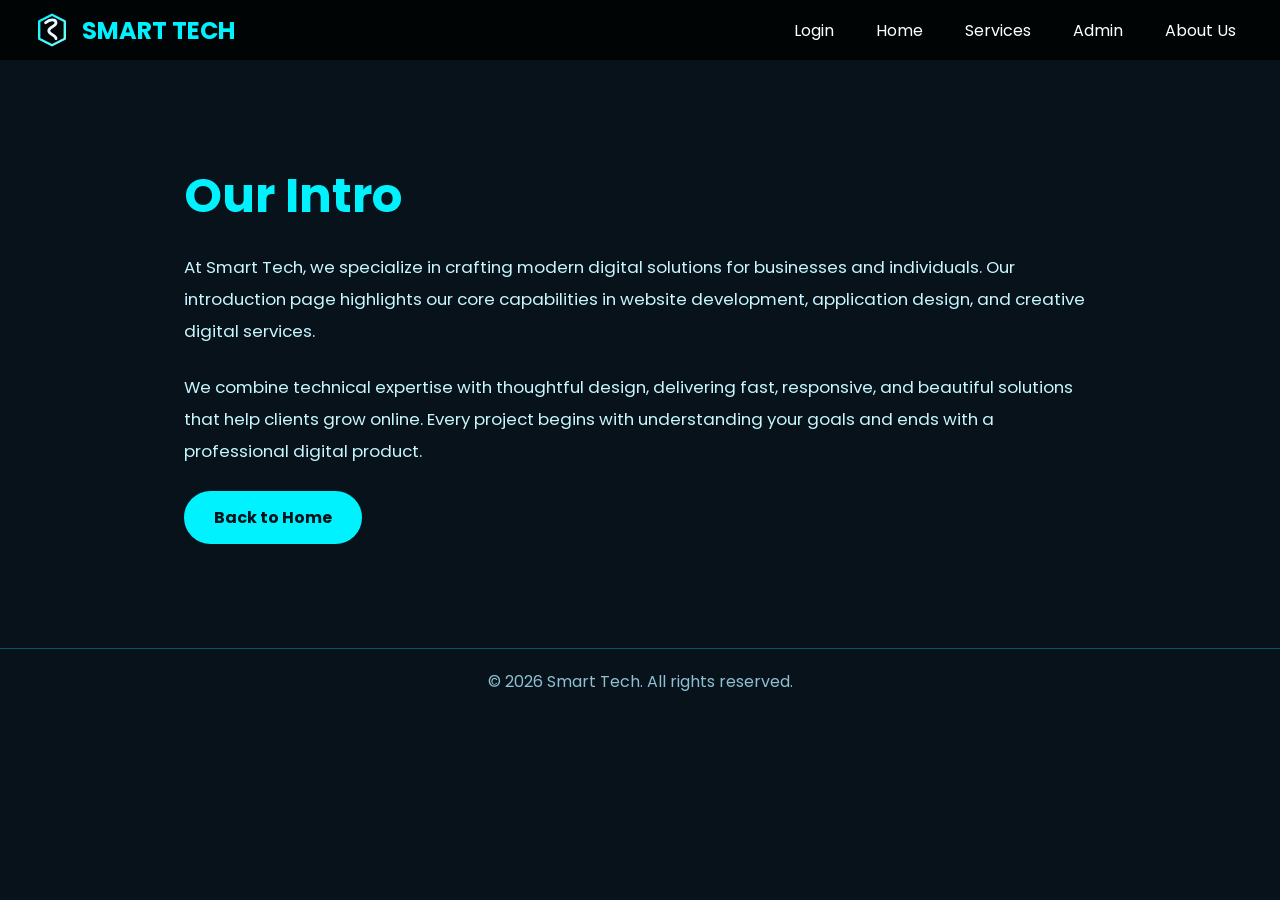
<file: our_intro.html>
<!DOCTYPE html>
<html lang="en">
<head>
<meta charset="UTF-8">
<meta name="viewport" content="width=device-width, initial-scale=1.0">
<title>Our Intro - Smart Tech</title>
<link href="https://fonts.googleapis.com/css2?family=Poppins:wght@300;400;500;600&display=swap" rel="stylesheet">
<style>
  *{ margin:0; padding:0; box-sizing:border-box; font-family:'Poppins', sans-serif; }
  html,body{ min-height:100%; width:100%; overflow-x:hidden; background:#07121a; color:#eef6ff; }
  body{ margin:0; }
  nav{ background:rgba(0,0,0,0.8); padding:10px 32px; display:flex; justify-content:space-between; align-items:center; position:sticky; top:0; z-index:10; }
  .nav-logo{ display:flex; align-items:center; gap:10px; }
  .nav-logo svg{ width:40px; height:40px; }
  nav h1{ color:#00f2ff; font-size:1.5rem; margin:0; }
  nav ul{ list-style:none; display:flex; gap:18px; }
  nav ul a{ color:#fff; text-decoration:none; padding:8px 12px; border-radius:10px; transition:0.25s; }
  nav ul a:hover{ background:#00f2ff; color:#02121c; }
  .page{ max-width:960px; margin:0 auto; padding:100px 24px 64px; }
  h1{ font-size:3rem; color:#00f2ff; margin-bottom:20px; }
  p{ font-size:1.05rem; line-height:1.9; color:#c7f6ff; margin-bottom:24px; }
  .button{ display:inline-block; padding:14px 30px; border-radius:999px; background:#00f2ff; color:#02131c; text-decoration:none; font-weight:700; transition:0.25s; }
  .button:hover{ background:#d4fcff; }
  footer{ text-align:center; padding:20px; color:#8fbfd1; border-top:1px solid rgba(0,255,255,0.3); margin-top:40px; }
</style>
</head>
<body>
  <nav>
    <div class="nav-logo">
      <svg viewBox="0 0 100 100" xmlns="http://www.w3.org/2000/svg">
        <defs>
          <linearGradient id="logoGrad" x1="0%" y1="0%" x2="100%" y2="100%">
            <stop offset="0%" stop-color="#00f2ff"/>
            <stop offset="100%" stop-color="#7cfffb"/>
          </linearGradient>
        </defs>
        <polygon points="50,12 82,28 82,72 50,88 18,72 18,28" fill="none" stroke="url(#logoGrad)" stroke-width="6" stroke-linejoin="round"/>
        <path d="M34 32 C44 22 60 22 60 32 C60 42 42 42 42 52 C42 62 60 62 60 72" fill="none" stroke="#eef6ff" stroke-width="7" stroke-linecap="round"/>
      </svg>
      <h1>SMART TECH</h1>
    </div>
    <ul>
      <li><a href="login.html">Login</a></li>
      <li><a href="home.html">Home</a></li>
      <li><a href="services.html">Services</a></li>
      <li><a href="admin.html">Admin</a></li>
      <li><a href="about.html">About Us</a></li>
    </ul>
  </nav>
  <main class="page">
    <h1>Our Intro</h1>
    <p>At Smart Tech, we specialize in crafting modern digital solutions for businesses and individuals. Our introduction page highlights our core capabilities in website development, application design, and creative digital services.</p>
    <p>We combine technical expertise with thoughtful design, delivering fast, responsive, and beautiful solutions that help clients grow online. Every project begins with understanding your goals and ends with a professional digital product.</p>
    <a class="button" href="home.html">Back to Home</a>
  </main>
  <footer>© 2026 Smart Tech. All rights reserved.</footer>
</body>
</html>
</file>
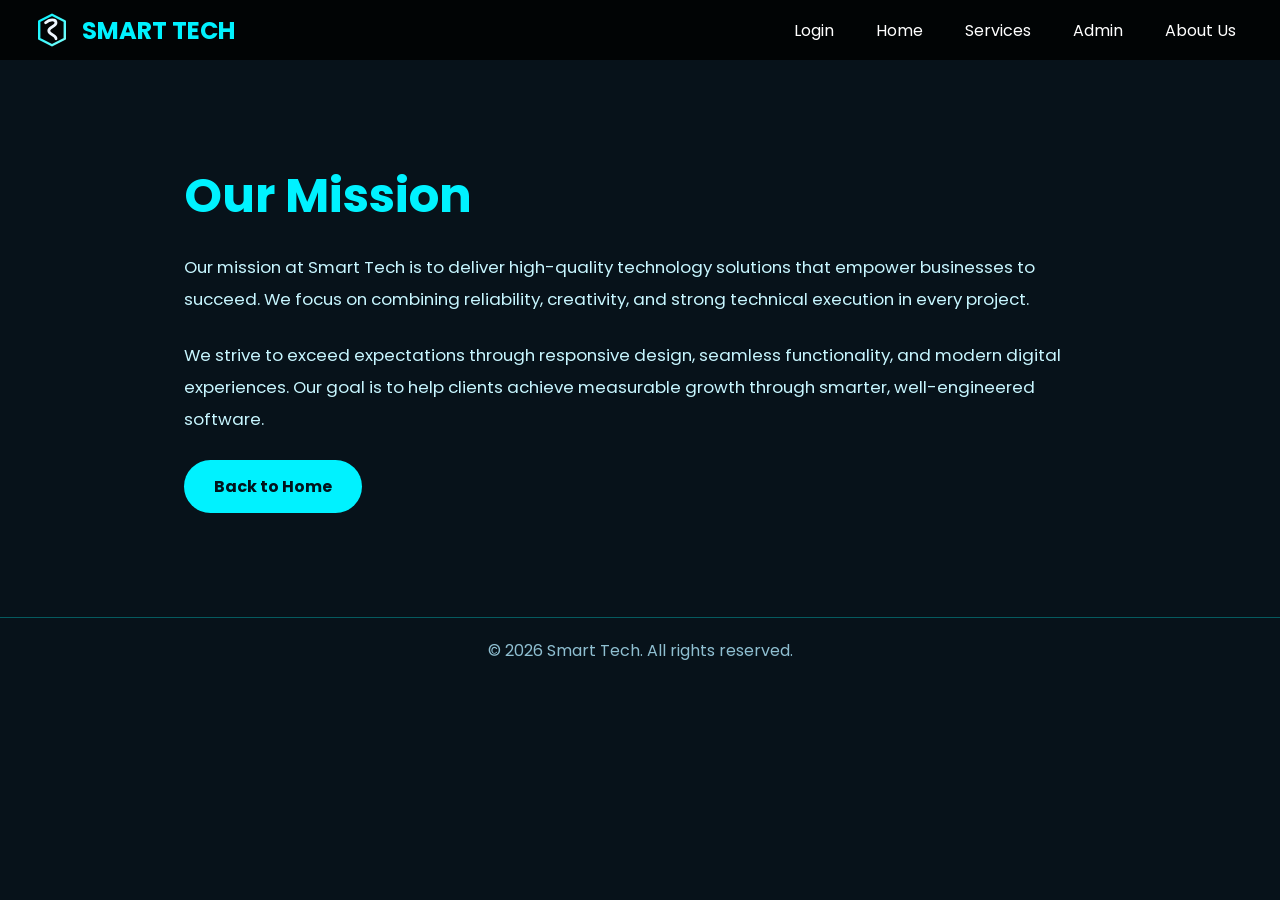
<file: our_mission.html>
<!DOCTYPE html>
<html lang="en">
<head>
<meta charset="UTF-8">
<meta name="viewport" content="width=device-width, initial-scale=1.0">
<title>Our Mission - Smart Tech</title>
<link href="https://fonts.googleapis.com/css2?family=Poppins:wght@300;400;500;600&display=swap" rel="stylesheet">
<style>
  *{ margin:0; padding:0; box-sizing:border-box; font-family:'Poppins', sans-serif; }
  html,body{ min-height:100%; width:100%; overflow-x:hidden; background:#07121a; color:#eef6ff; }
  body{ margin:0; }
  nav{ background:rgba(0,0,0,0.8); padding:10px 32px; display:flex; justify-content:space-between; align-items:center; position:sticky; top:0; z-index:10; }
  .nav-logo{ display:flex; align-items:center; gap:10px; }
  .nav-logo svg{ width:40px; height:40px; }
  nav h1{ color:#00f2ff; font-size:1.5rem; margin:0; }
  nav ul{ list-style:none; display:flex; gap:18px; }
  nav ul a{ color:#fff; text-decoration:none; padding:8px 12px; border-radius:10px; transition:0.25s; }
  nav ul a:hover{ background:#00f2ff; color:#02121c; }
  .page{ max-width:960px; margin:0 auto; padding:100px 24px 64px; }
  h1{ font-size:3rem; color:#00f2ff; margin-bottom:20px; }
  p{ font-size:1.05rem; line-height:1.9; color:#c7f6ff; margin-bottom:24px; }
  .button{ display:inline-block; padding:14px 30px; border-radius:999px; background:#00f2ff; color:#02131c; text-decoration:none; font-weight:700; transition:0.25s; }
  .button:hover{ background:#d4fcff; }
  footer{ text-align:center; padding:20px; color:#8fbfd1; border-top:1px solid rgba(0,255,255,0.3); margin-top:40px; }
</style>
</head>
<body>
  <nav>
    <div class="nav-logo">
      <svg viewBox="0 0 100 100" xmlns="http://www.w3.org/2000/svg">
        <defs>
          <linearGradient id="logoGrad" x1="0%" y1="0%" x2="100%" y2="100%">
            <stop offset="0%" stop-color="#00f2ff"/>
            <stop offset="100%" stop-color="#7cfffb"/>
          </linearGradient>
        </defs>
        <polygon points="50,12 82,28 82,72 50,88 18,72 18,28" fill="none" stroke="url(#logoGrad)" stroke-width="6" stroke-linejoin="round"/>
        <path d="M34 32 C44 22 60 22 60 32 C60 42 42 42 42 52 C42 62 60 62 60 72" fill="none" stroke="#eef6ff" stroke-width="7" stroke-linecap="round"/>
      </svg>
      <h1>SMART TECH</h1>
    </div>
    <ul>
      <li><a href="login.html">Login</a></li>
      <li><a href="home.html">Home</a></li>
      <li><a href="services.html">Services</a></li>
      <li><a href="admin.html">Admin</a></li>
      <li><a href="about.html">About Us</a></li>
    </ul>
  </nav>
  <main class="page">
    <h1>Our Mission</h1>
    <p>Our mission at Smart Tech is to deliver high-quality technology solutions that empower businesses to succeed. We focus on combining reliability, creativity, and strong technical execution in every project.</p>
    <p>We strive to exceed expectations through responsive design, seamless functionality, and modern digital experiences. Our goal is to help clients achieve measurable growth through smarter, well-engineered software.</p>
    <a class="button" href="home.html">Back to Home</a>
  </main>
  <footer>© 2026 Smart Tech. All rights reserved.</footer>
</body>
</html>
</file>
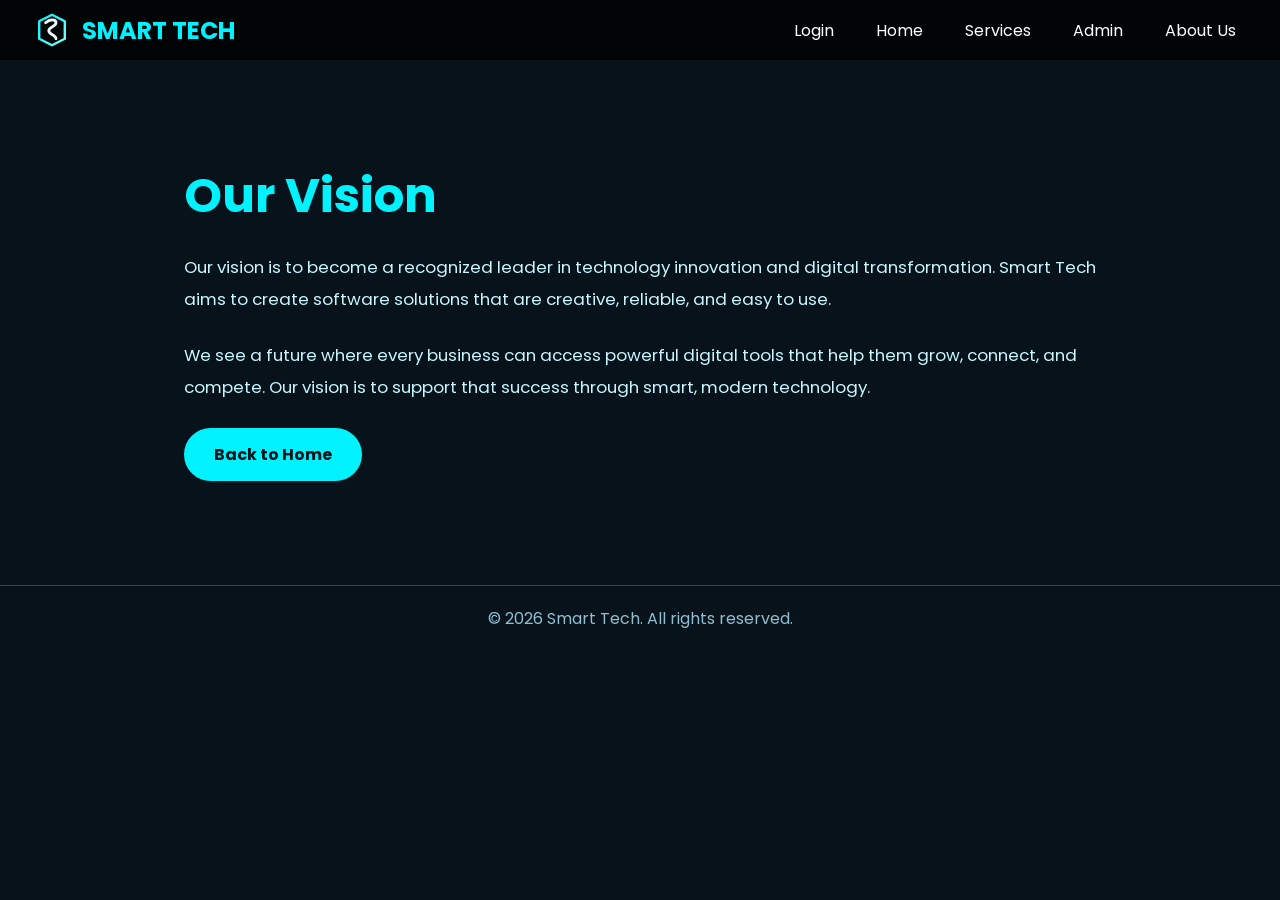
<file: our_vision.html>
<!DOCTYPE html>
<html lang="en">
<head>
<meta charset="UTF-8">
<meta name="viewport" content="width=device-width, initial-scale=1.0">
<title>Our Vision - Smart Tech</title>
<link href="https://fonts.googleapis.com/css2?family=Poppins:wght@300;400;500;600&display=swap" rel="stylesheet">
<style>
  *{ margin:0; padding:0; box-sizing:border-box; font-family:'Poppins', sans-serif; }
  html,body{ min-height:100%; width:100%; overflow-x:hidden; background:#07121a; color:#eef6ff; }
  body{ margin:0; }
  nav{ background:rgba(0,0,0,0.8); padding:10px 32px; display:flex; justify-content:space-between; align-items:center; position:sticky; top:0; z-index:10; }
  .nav-logo{ display:flex; align-items:center; gap:10px; }
  .nav-logo svg{ width:40px; height:40px; }
  nav h1{ color:#00f2ff; font-size:1.5rem; margin:0; }
  nav ul{ list-style:none; display:flex; gap:18px; }
  nav ul a{ color:#fff; text-decoration:none; padding:8px 12px; border-radius:10px; transition:0.25s; }
  nav ul a:hover{ background:#00f2ff; color:#02121c; }
  .page{ max-width:960px; margin:0 auto; padding:100px 24px 64px; }
  h1{ font-size:3rem; color:#00f2ff; margin-bottom:20px; }
  p{ font-size:1.05rem; line-height:1.9; color:#c7f6ff; margin-bottom:24px; }
  .button{ display:inline-block; padding:14px 30px; border-radius:999px; background:#00f2ff; color:#02131c; text-decoration:none; font-weight:700; transition:0.25s; }
  .button:hover{ background:#d4fcff; }
  footer{ text-align:center; padding:20px; color:#8fbfd1; border-top:1px solid rgba(0,255,255,0.3); margin-top:40px; }
</style>
</head>
<body>
  <nav>
    <div class="nav-logo">
      <svg viewBox="0 0 100 100" xmlns="http://www.w3.org/2000/svg">
        <defs>
          <linearGradient id="logoGrad" x1="0%" y1="0%" x2="100%" y2="100%">
            <stop offset="0%" stop-color="#00f2ff"/>
            <stop offset="100%" stop-color="#7cfffb"/>
          </linearGradient>
        </defs>
        <polygon points="50,12 82,28 82,72 50,88 18,72 18,28" fill="none" stroke="url(#logoGrad)" stroke-width="6" stroke-linejoin="round"/>
        <path d="M34 32 C44 22 60 22 60 32 C60 42 42 42 42 52 C42 62 60 62 60 72" fill="none" stroke="#eef6ff" stroke-width="7" stroke-linecap="round"/>
      </svg>
      <h1>SMART TECH</h1>
    </div>
    <ul>
      <li><a href="login.html">Login</a></li>
      <li><a href="home.html">Home</a></li>
      <li><a href="services.html">Services</a></li>
      <li><a href="admin.html">Admin</a></li>
      <li><a href="about.html">About Us</a></li>
    </ul>
  </nav>
  <main class="page">
    <h1>Our Vision</h1>
    <p>Our vision is to become a recognized leader in technology innovation and digital transformation. Smart Tech aims to create software solutions that are creative, reliable, and easy to use.</p>
    <p>We see a future where every business can access powerful digital tools that help them grow, connect, and compete. Our vision is to support that success through smart, modern technology.</p>
    <a class="button" href="home.html">Back to Home</a>
  </main>
  <footer>© 2026 Smart Tech. All rights reserved.</footer>
</body>
</html>
</file>
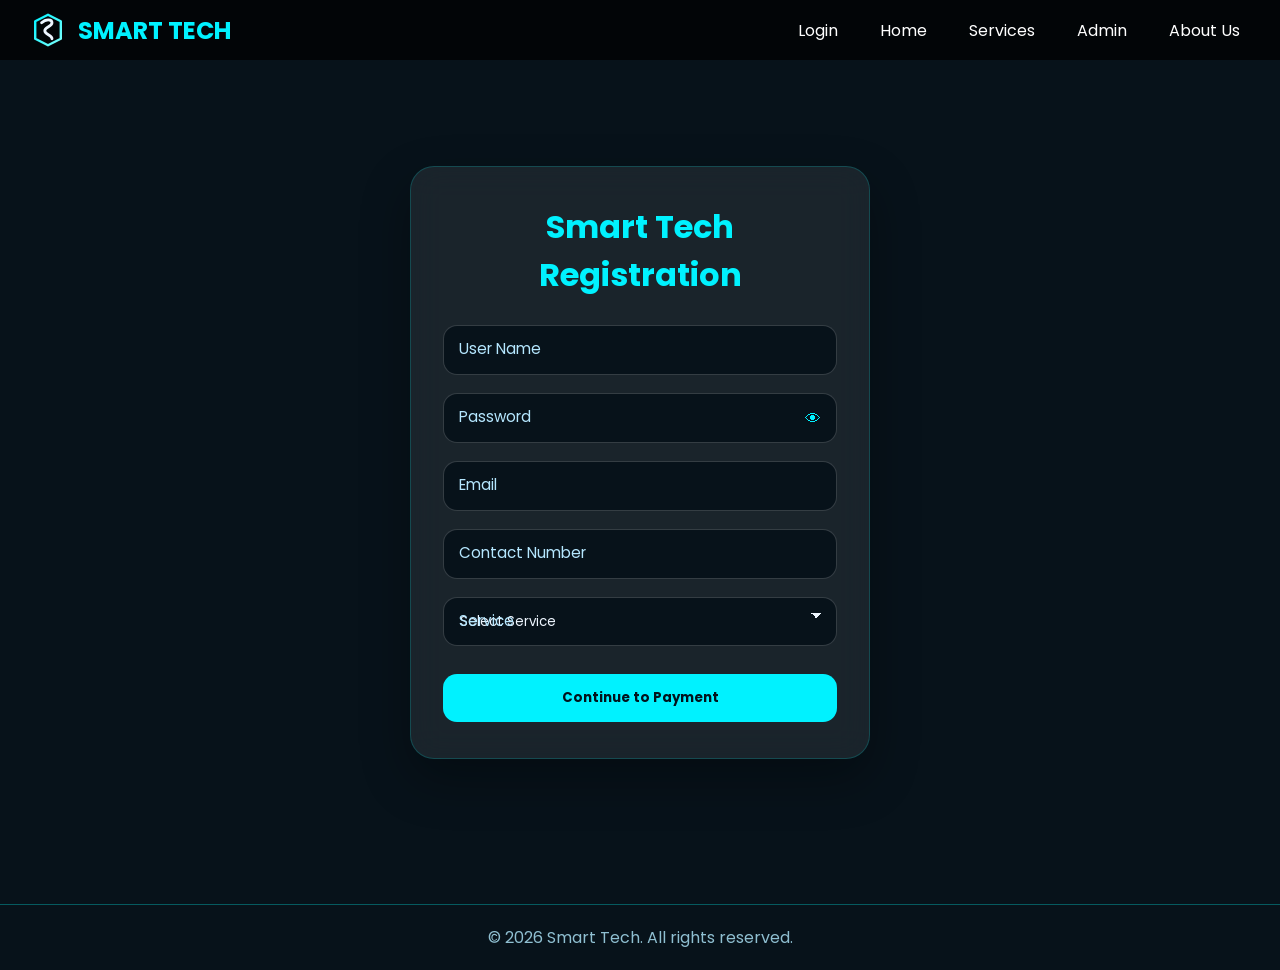
<file: register.html>
<!DOCTYPE html>
<html lang="en">
<head>
<meta charset="UTF-8">
<meta name="viewport" content="width=device-width, initial-scale=1.0">
<title>Smart Tech Registration</title>
<link href="https://fonts.googleapis.com/css2?family=Poppins:wght@300;400;500;600&display=swap" rel="stylesheet">
<style>
  *{ margin:0; padding:0; box-sizing:border-box; font-family:'Poppins', sans-serif; }
  html,body{ min-height:100%; width:100%; overflow-x:hidden; background:#07121a; color:#eef6ff; }
  body{ margin:0; }
  header{ background:rgba(0,0,0,0.75); padding:10px 28px; display:flex; justify-content:space-between; align-items:center; position:sticky; top:0; z-index:10; }
  .nav-logo{ display:flex; align-items:center; gap:10px; }
  .nav-logo svg{ width:40px; height:40px; }
  header h1{ color:#00f2ff; font-size:1.5rem; margin:0; }
  .nav{ list-style:none; display:flex; gap:18px; }
  .nav a{ text-decoration:none; color:#fff; padding:8px 12px; border-radius:10px; transition:0.25s; }
  .nav a:hover{ background:#00f2ff; color:#02121c; }
  .container{ min-height:calc(100vh - 96px); display:flex; align-items:center; justify-content:center; padding:40px 20px; }
  form{ width:100%; max-width:460px; background:rgba(255,255,255,0.08); backdrop-filter:blur(16px); border:1px solid rgba(0,255,255,0.18); border-radius:24px; padding:36px 32px; box-shadow:0 20px 50px rgba(0,0,0,0.32); }
  h2{ color:#00f2ff; margin-bottom:26px; text-align:center; font-size:2rem; }
  .input-box{ position:relative; margin-bottom:18px; }
  .input-box input,
  .input-box select{ width:100%; padding:14px 16px; border-radius:14px; border:1px solid rgba(255,255,255,0.18); background:#07121a; color:#eef6ff; outline:none; }
  .input-box select{ appearance:none; -webkit-appearance:none; -moz-appearance:none; background-image:linear-gradient(45deg, transparent 50%, #eef6ff 50%), linear-gradient(135deg, #eef6ff 50%, transparent 50%); background-position:calc(100% - 20px) calc(1em + 2px), calc(100% - 15px) calc(1em + 2px); background-size:5px 5px, 5px 5px; background-repeat:no-repeat; }
  .input-box option{ background:#07121a; color:#eef6ff; }
  .input-box label{ position:absolute; top:12px; left:16px; pointer-events:none; font-size:0.95rem; color:#b5e7ff; transition:0.2s; }
  .input-box input:focus + label,
  .input-box input:not(:placeholder-shown) + label,
  .input-box select:focus + label,
  .input-box select:valid + label{ top:-10px; left:14px; font-size:0.8rem; color:#00f2ff; background:rgba(7,18,26,0.9); padding:0 6px; }
  .password-box span{ position:absolute; right:16px; top:50%; transform:translateY(-50%); cursor:pointer; color:#00f2ff; font-size:1rem; }
  button{ width:100%; margin-top:10px; padding:14px; border:none; border-radius:14px; background:#00f2ff; color:#02131c; font-weight:700; cursor:pointer; transition:0.2s; }
  button:hover{ background:#d4fcff; }
  @media(max-width:600px){ form{ padding:28px 20px; } }
</style>
</head>
<body>
  <header>
    <div class="nav-logo">
      <svg viewBox="0 0 100 100" xmlns="http://www.w3.org/2000/svg">
        <defs>
          <linearGradient id="logoGrad" x1="0%" y1="0%" x2="100%" y2="100%">
            <stop offset="0%" stop-color="#00f2ff"/>
            <stop offset="100%" stop-color="#7cfffb"/>
          </linearGradient>
        </defs>
        <polygon points="50,12 82,28 82,72 50,88 18,72 18,28" fill="none" stroke="url(#logoGrad)" stroke-width="6" stroke-linejoin="round"/>
        <path d="M34 32 C44 22 60 22 60 32 C60 42 42 42 42 52 C42 62 60 62 60 72" fill="none" stroke="#eef6ff" stroke-width="7" stroke-linecap="round"/>
      </svg>
      <h1>SMART TECH</h1>
    </div>
    <ul class="nav">
      <li><a href="login.html">Login</a></li>
      <li><a href="home.html">Home</a></li>
      <li><a href="services.html">Services</a></li>
      <li><a href="admin.html">Admin</a></li>
      <li><a href="about.html">About Us</a></li>
    </ul>
  </header>
  <div class="container">
    <form id="regForm">
      <h2>Smart Tech Registration</h2>
      <div class="input-box">
        <input type="text" id="username" name="username" placeholder=" " required>
        <label>User Name</label>
      </div>
      <div class="input-box password-box">
        <input type="password" id="password" name="password" placeholder=" " required>
        <label>Password</label>
        <span id="toggle">👁</span>
      </div>
      <div class="input-box">
        <input type="email" id="email" name="email" placeholder=" " required>
        <label>Email</label>
      </div>
      <div class="input-box">
        <input type="tel" id="phone" name="phone" placeholder=" " required>
        <label>Contact Number</label>
      </div>
      <div class="input-box">
        <select id="service" name="service" required>
          <option value="" disabled selected>Select Service</option>
          <option value="Graphic Designing">Graphic Designing</option>
          <option value="Web Development">Web Development</option>
          <option value="Digital Marketing">Digital Marketing</option>
          <option value="App Development">App Development</option>
        </select>
        <label>Service</label>
      </div>
      <button type="submit">Continue to Payment</button>
    </form>
  </div>
  <footer style="text-align:center; padding:20px; color:#8fbfd1; border-top:1px solid rgba(0,255,255,0.3); margin-top:40px;">© 2026 Smart Tech. All rights reserved.</footer>
  <script src="register.js"></script>
</body>
</html>
</file>
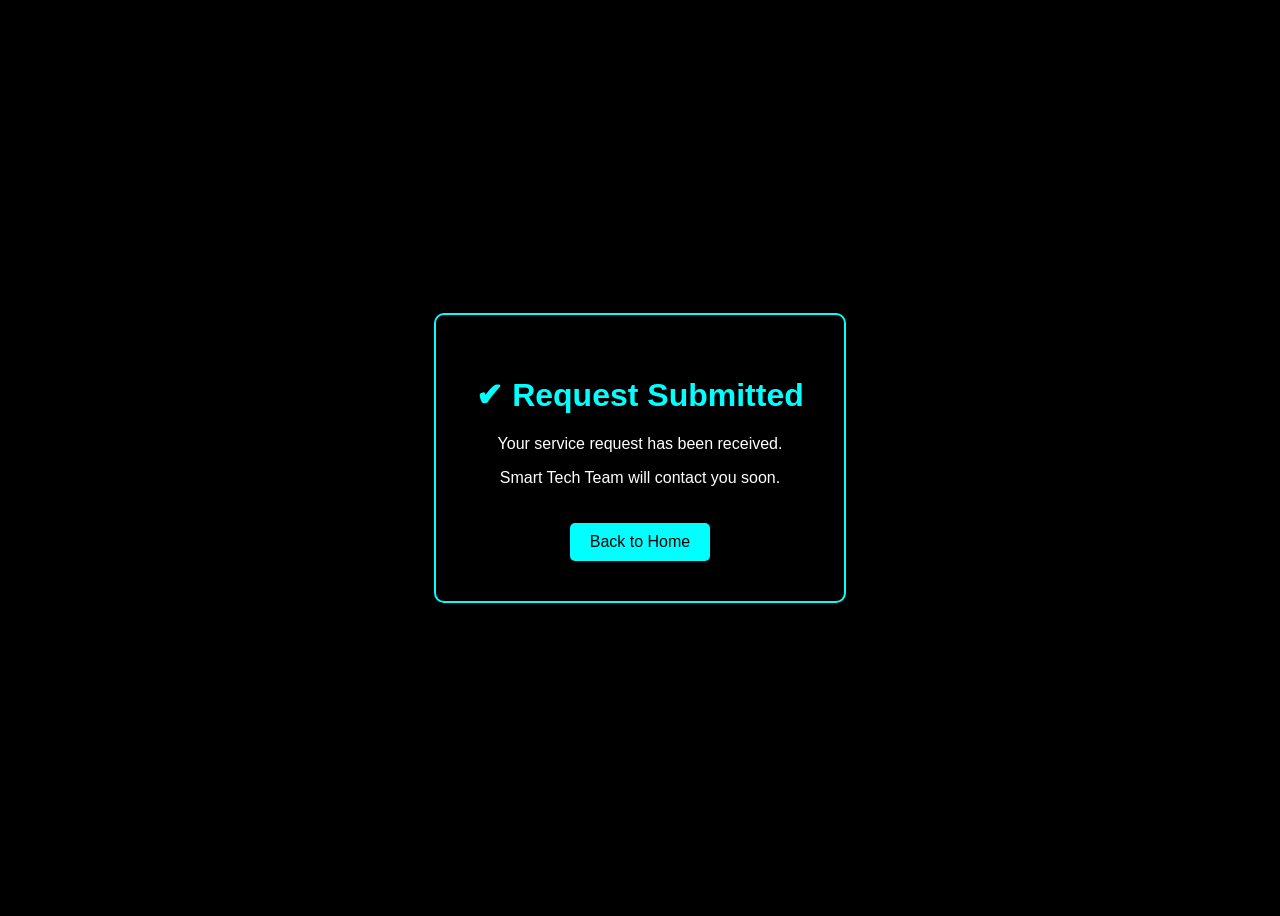
<file: success.html>
<!DOCTYPE html>
<html>
<head>

<title>Request Submitted</title>

<style>

body{
background:black;
color:white;
display:flex;
align-items:center;
justify-content:center;
height:100vh;
font-family:Arial;
}

.box{
border:2px solid aqua;
padding:40px;
border-radius:10px;
text-align:center;
}

h1{
color:aqua;
}

a{
display:inline-block;
margin-top:20px;
padding:10px 20px;
background:aqua;
color:black;
text-decoration:none;
border-radius:5px;
}

</style>

</head>

<body>

<div class="box">

<h1>✔ Request Submitted</h1>

<p>Your service request has been received.</p>

<p>Smart Tech Team will contact you soon.</p>

<a href="index.html">Back to Home</a>

</div>

</body>
</html>
</file>
